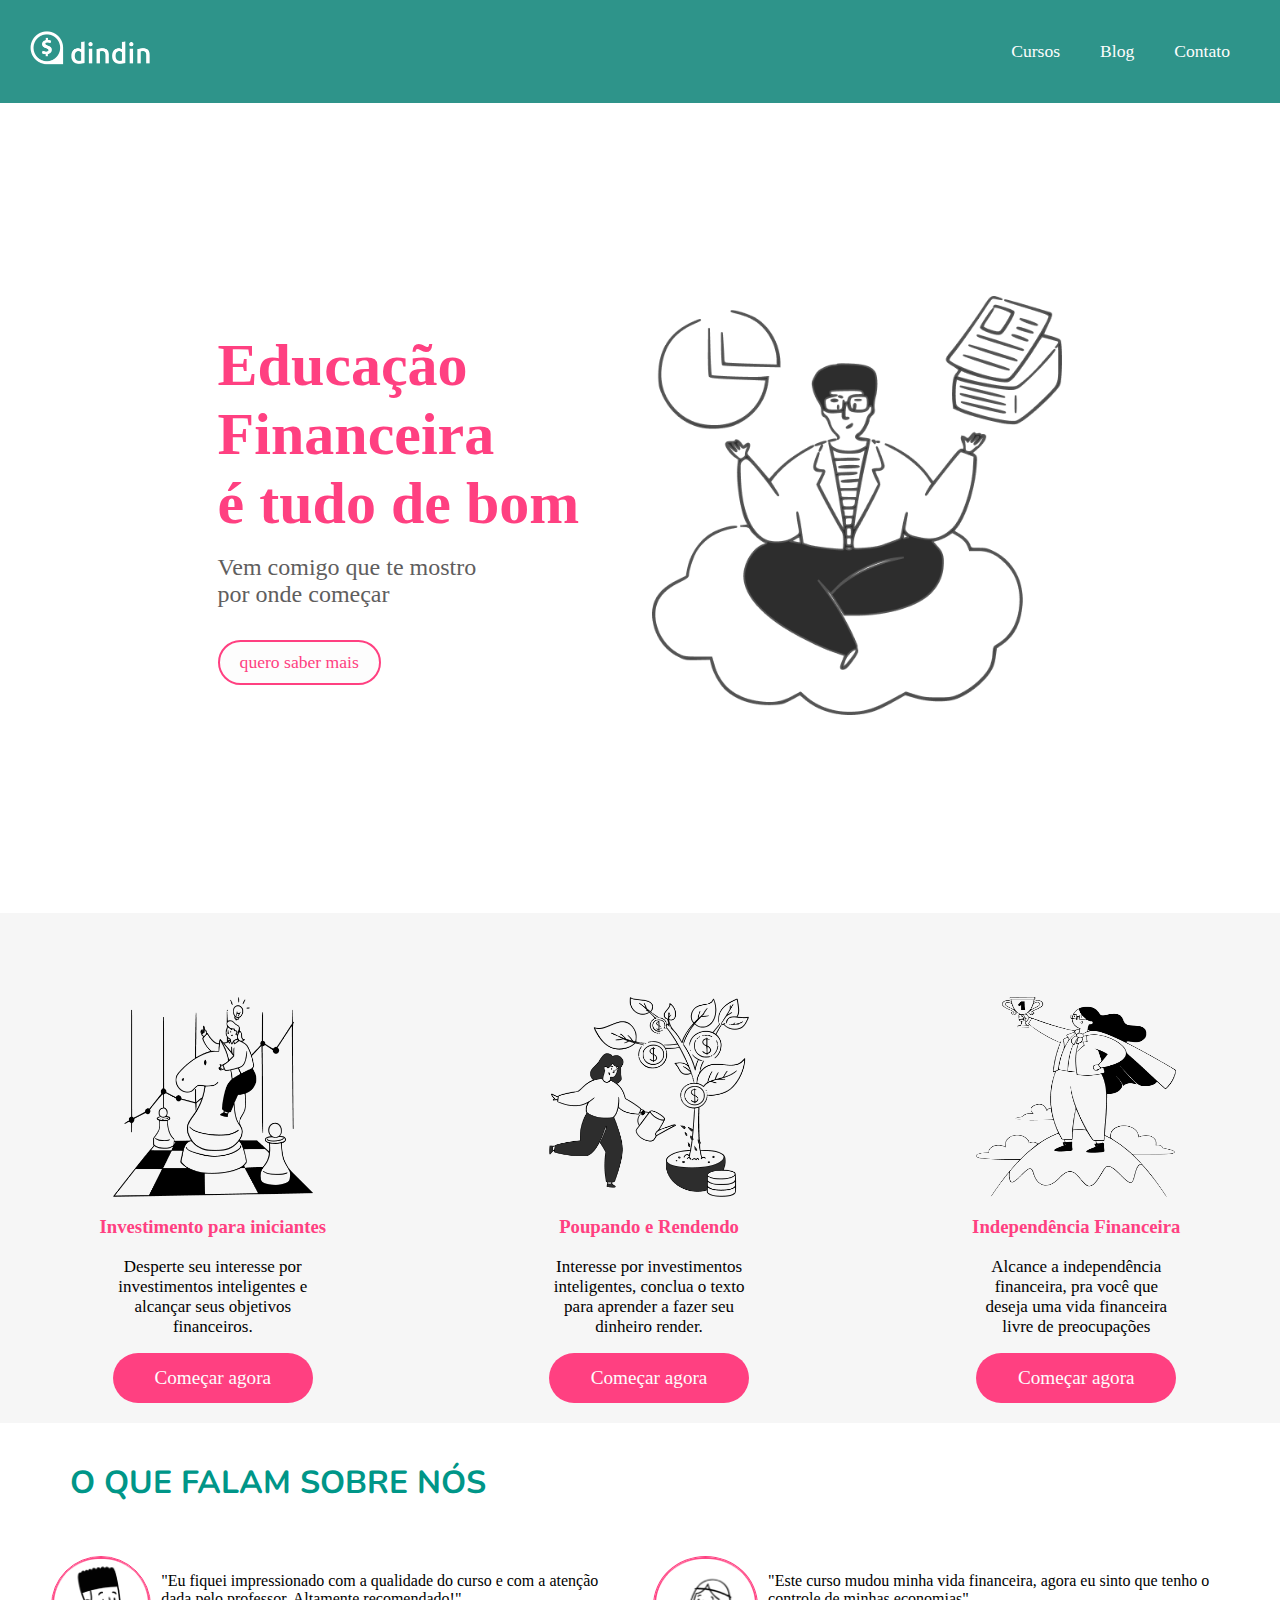
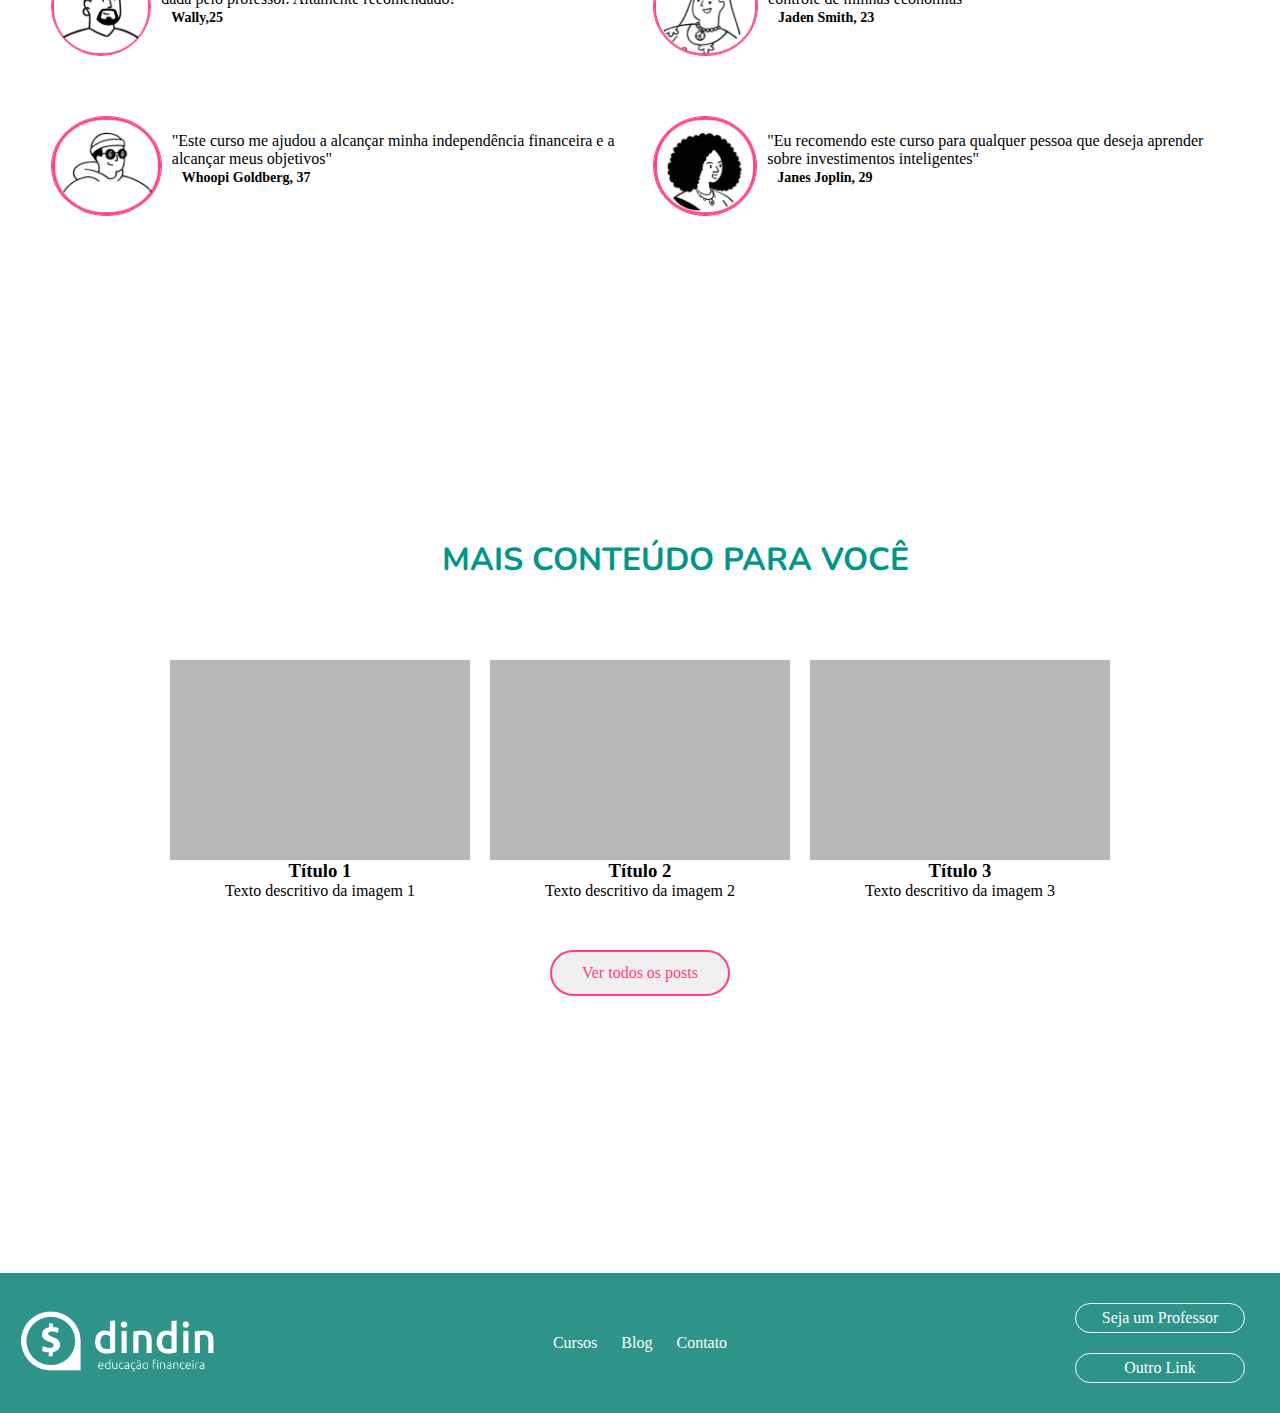
<file: index.html>
<!DOCTYPE html>
<html lang="en">
<head>
    <meta charset="UTF-8">
    <meta http-equiv="X-UA-Compatible" content="IE=edge">
    <meta name="viewport" content="width=device-width, initial-scale=1.0">
    <link rel="stylesheet" href="./style/style.css">
    <title>Dindin</title>
</head>
<body>
    <header>
        <a href="./index.html"><img src="./img/logo-header.png" alt="" class="logo"></a>
        <ul class="navbar">
            <li><a href="./view/cursos.html">Cursos</a></li>
            <li><a href="./view/maisconteudo.html">Blog</a></li>
            <li><a href="./view/contato.html">Contato</a></li>
        </ul>
    </header>

    <!--Home-->
    <section class="home" id="home">
        <div class="home-text">
            <h1>Educação Financeira 
                <br> é tudo de bom</h1>
            <p>Vem comigo que te mostro 
                <br> por onde começar</p>
            <a href="./view/cursos.html" class="home-btn">quero saber mais</a>
        </div>
        <div class="home-img">
            <img src="./img/ilustra-banner.png" alt="">
        </div>
    </section>
    <!--Cursos-->
    <div class="card-cursos">
        <div class="card">
            <img src="./img/ilustra-poupando.png" alt="Imagem do card 1">
            <h3>Investimento para iniciantes</h3>
            <p>Desperte seu interesse por investimentos inteligentes e alcançar seus objetivos financeiros.</p>
            <button>Começar agora</button>
        </div>
        <div class="card">
            <img src="./img/ilustra-investimento.png" alt="Imagem do card 2">
            <h3>Poupando e Rendendo</h3>
            <p>Interesse por investimentos inteligentes, conclua o texto para aprender a fazer seu dinheiro render.</p>
            <button>Começar agora</button>
        </div>
        <div class="card">
            <img src="./img/ilustra-independencia.png" alt="Imagem do card 3" class="img3">
            <h3>Independência Financeira</h3>
            <p>Alcance a independência financeira, pra você que deseja uma vida financeira livre de preocupações</p>
            <button>Começar agora</button>
        </div>
    </div>
    <div class="about" id="about">
        <h2>O QUE FALAM SOBRE NÓS</h2>
        <div class="testimonial-cards">
            <div class="card-about card-1">
                <img class= "round-image" src="./img/icon-jaden.png" alt="Testimonial 1">
                <p class="testimonial-text">"Eu fiquei impressionado com a qualidade do curso e com a atenção dada pelo professor. Altamente recomendado!"<br><span>Wally,25</span></p>
            </div>
            <div class="card-about card-2">
                <img class="round-image" src="./img/icon-jane.png" alt="Testimonial 2">
                <p class="testimonial-text">"Este curso mudou minha vida financeira, agora eu sinto que tenho o controle de minhas economias"<br><span>Jaden Smith, 23</span> </p>
                </div>
            <div class="card-about card-3">
                <img class="round-image" src="./img/icon-wally.png" alt="Testimonial 3">
                <p class="testimonial-text">"Este curso me ajudou a alcançar minha independência financeira e a alcançar meus objetivos"<br><span>Whoopi Goldberg, 37</span></p>
                </div>
            <div class="card-about card-4">
                <img class="round-image" src="./img/icon-whoopi.png" alt="Testimonial 4">
                <p class="testimonial-text">"Eu recomendo este curso para qualquer pessoa que deseja aprender sobre investimentos inteligentes"<br><span>Janes Joplin, 29</span></p>
                </div>
        </div>
    </div>
    <section id="blog" class="container">
        <h2>MAIS CONTEÚDO PARA VOCÊ</h2>
        <div class="card-container">
        <div class="card-blog">
            <div class="blog-img"></div>
            <h3>Título 1</h3>
            <p>Texto descritivo da imagem 1</p>
        </div>
        <div class="card-blog">
            <div class="blog-img"></div>
            <h3>Título 2</h3>
            <p>Texto descritivo da imagem 2</p>
        </div>
        <div class="card-blog">
            <div class="blog-img"></div>
            <h3>Título 3</h3>
            <p>Texto descritivo da imagem 3</p>
        </div>
        </div>
    
        <button>Ver todos os posts</button>
    </section>
    <footer>
        <div class="footer-container">
        <div class="footer-left">
            <img src="./img/logo-footer.png" alt="Logo">
        </div>
        <div class="footer-center">
            <a href="./view/cursos.html">Cursos</a>
            <a href="./view/maisconteudo.html">Blog</a>
            <a href="./view/contato.html">Contato</a>
        </div>
        <div class="footer-right">
            <a href="./view/post.html">Seja um Professor</a>
            <a href="./view/post.html">Outro Link</a>
        </div>
        </div>
    </footer>
</body>
</html>
</file>
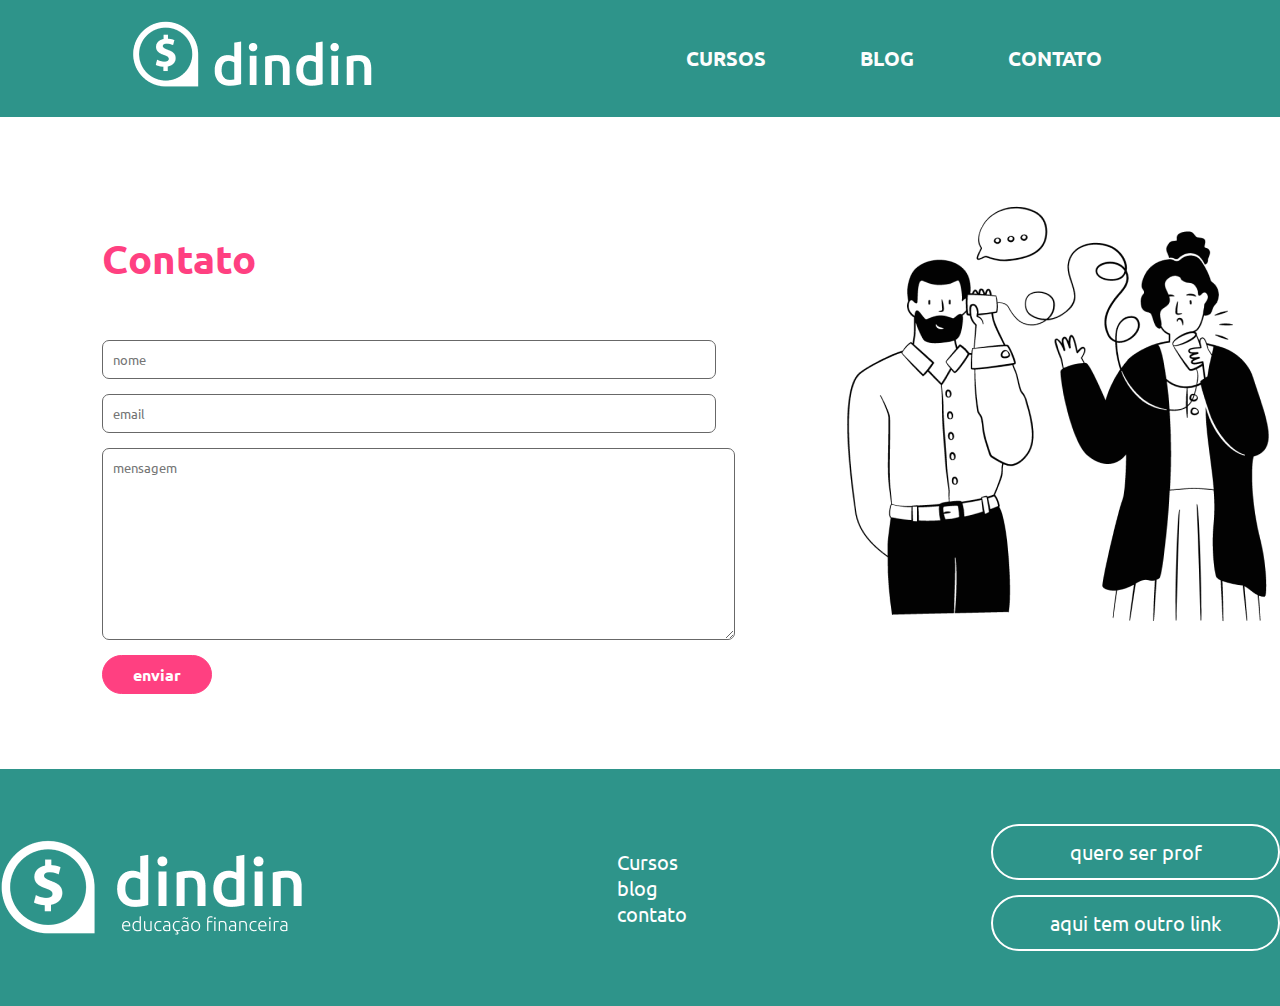
<file: view/contato.html>
<!DOCTYPE html>
<html lang="en">

<head>
  <meta charset="UTF-8">
  <meta http-equiv="X-UA-Compatible" content="IE=edge">
  <meta name="viewport" content="width=device-width, initial-scale=1.0">
  <link rel="stylesheet" href="../style/contato.css">
  <link rel="stylesheet" href="../style/headerfooter.css">
  <title>dindin</title>
</head>

<body>
  <header>
    <div id="container-logo">
      <a href="../index.html"> <img src="../img/logo-header.png" alt="logo"> </a>

      <nav id="navbar">
        <ul>
          <li> <a href="../view/cursos.html"> CURSOS </a></li>
          <li> <a href="../view/maisconteudo.html"> BLOG</a> </li>
          <li> <a href="../view/contato.html"> CONTATO</a> </li>
        </ul>

      </nav>
    </div>

  </header>

  <main>
    <section class="contatos">
      <form>
        <h2 id="contato">Contato</h2>
        <input class="dados" type="text" placeholder="nome">
        <input class="dados" type="email" placeholder="email">
        <textarea name="mensagem" id="mensagem" cols="30" rows="10" placeholder="mensagem"></textarea>

        <button id="botao">enviar</button>

      </form>
      <div>
        <img src="../img/ilustra-contato.png" id="foto">
      </div>
    </section>
  </main>

  <footer>
    <div class="rodape">
      <img src="../img/logo-footer.png" alt="logo-footer">
      <nav id="navbarfooter">
        <ul>
          <li> <a href="../view/cursos.html">Cursos </a></li>
          <li> <a href="../view/maisconteudo.html"> blog</a> </li>
          <li> <a href="../view/contato.html"> contato</a> </li>
        </ul>
      </nav>
      <div id="rodapes">
        <p> <a href="../view/post.html"> quero ser prof</a> </p>
        <p> <a href="../view/post.html"> aqui tem outro link</a> </p>
      </div>
    </div>
  </footer>
</body>

</html>
</file>
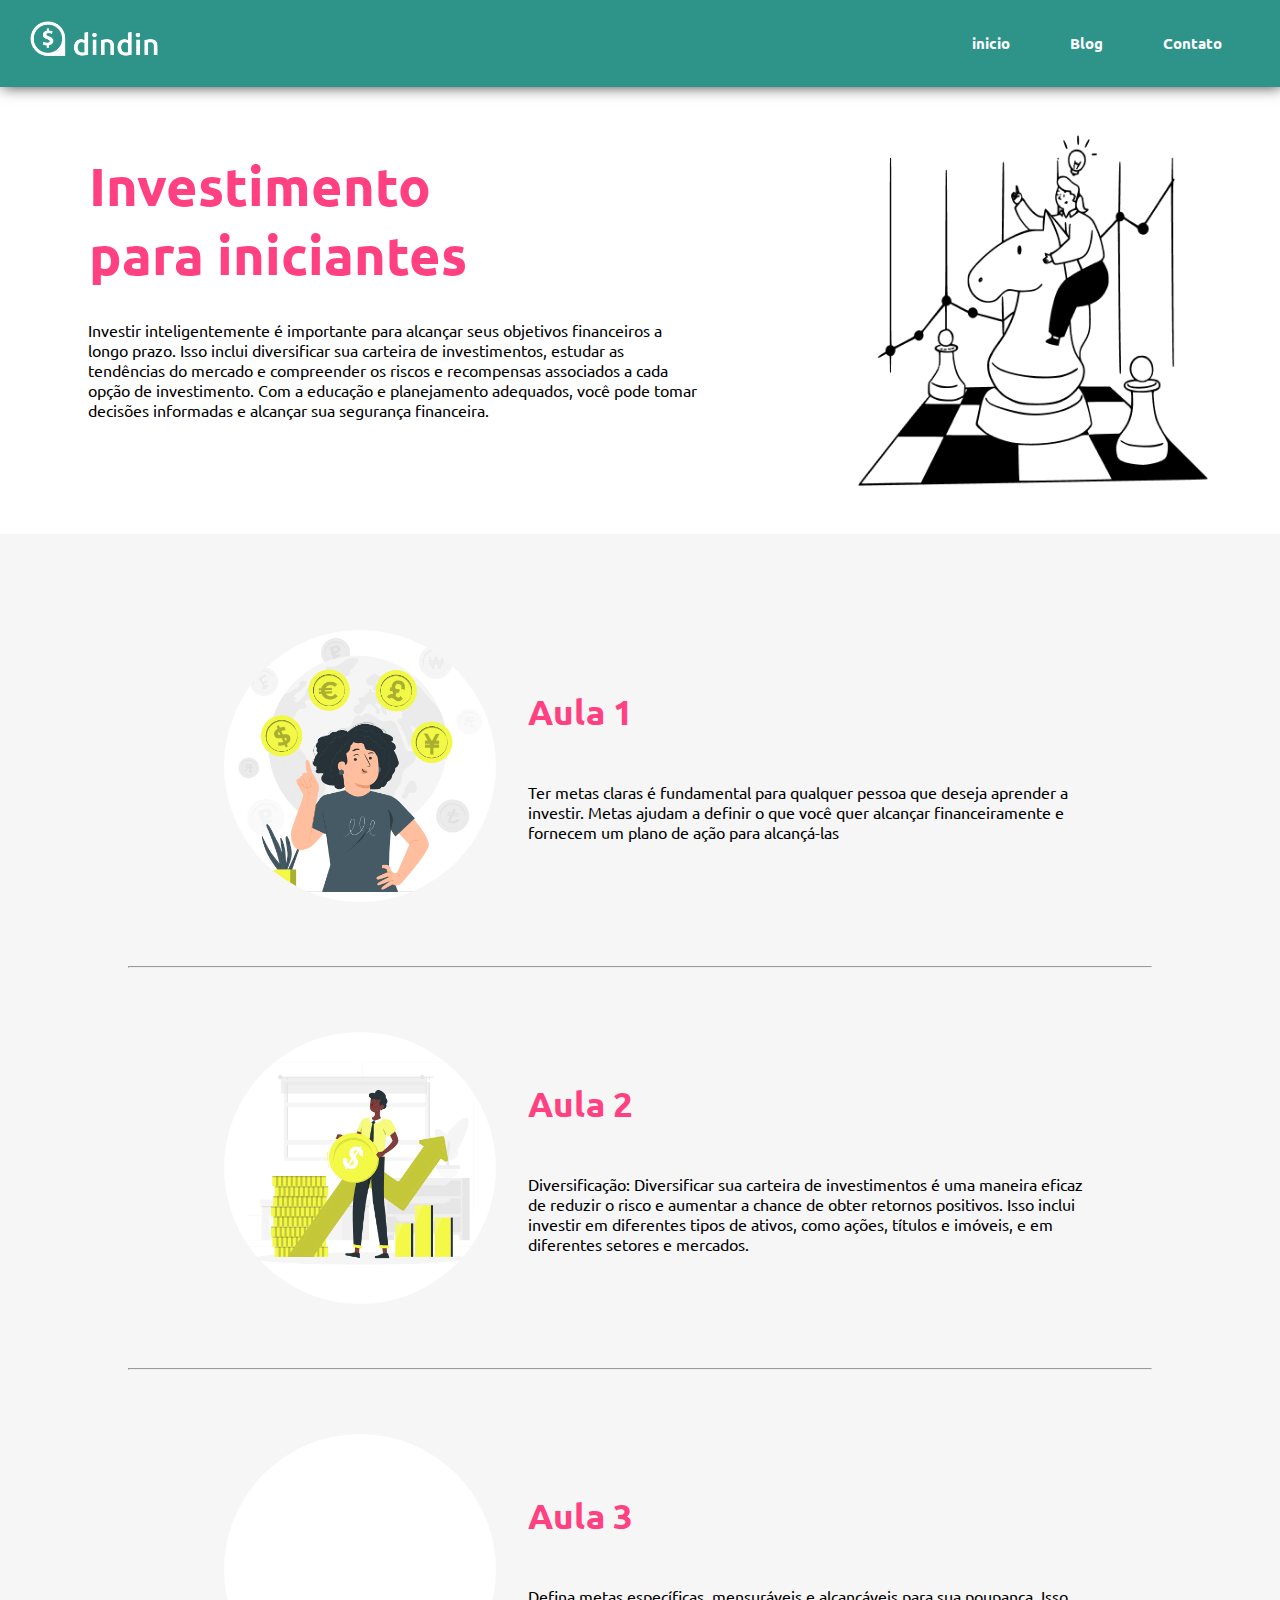
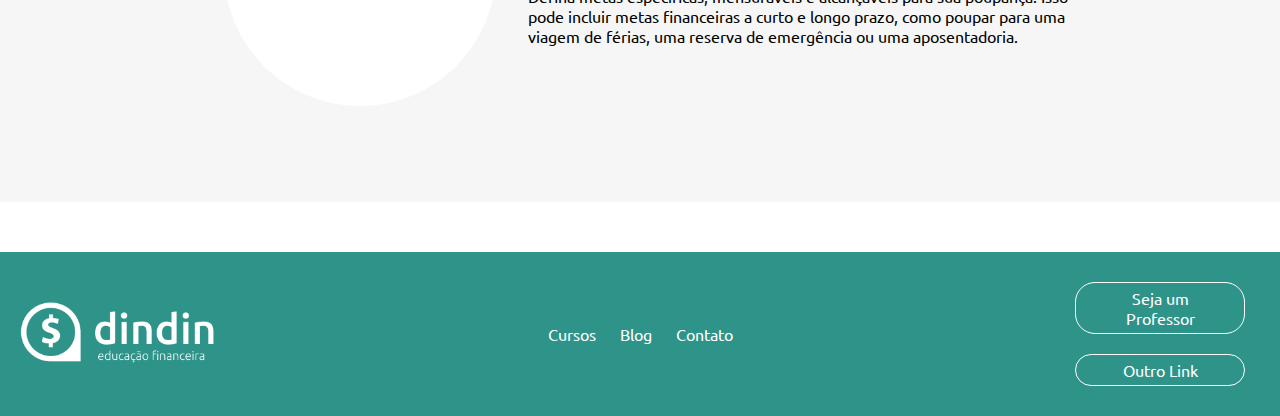
<file: view/curso.html>
<!DOCTYPE html>
<html lang="en">

<head>
    <meta charset="UTF-8">
    <meta http-equiv="X-UA-Compatible" content="IE=edge">
    <meta name="viewport" content="width=device-width, initial-scale=1.0">
    <link rel="stylesheet" href="../style/curso.css">
    <title>Curso</title>
</head>

<body>
    <header>
        <nav class="navbar">
            <a href="../index.html" class="logo"><img src="../img/logo-header.png"
                    alt="Logo da empresa Dindin com um $"></a>
            <ul class="nav-links">
                <li class="nav-itens"><a href="../index.html">inicio</a></li>
                <li class="nav-itens"><a href="./maisconteudo.html">Blog</a></li>
                <li class="nav-itens"><a href="./contato.html">Contato</a></li>
            </ul>
        </nav>
    </header>

    <section class="container-curso">
        <div class="intro-texto">
            <h2>Investimento
                <br>para iniciantes
            </h2>
            <p>Investir inteligentemente é importante para alcançar seus objetivos financeiros a longo prazo. Isso
                inclui diversificar sua carteira de investimentos, estudar as tendências do mercado e compreender os
                riscos e recompensas associados a cada opção de investimento. Com a educação e planejamento adequados,
                você pode tomar decisões informadas e alcançar sua segurança financeira.
            </p>
        </div>
        <div class="intro-logo">
            <img src="../img/ilustra-poupando.png" alt=" logo">
        </div>

    </section>

    <section class="aulas">

        <div class="aulas-item">
            <img src="../img/Currency.gif" alt="aula 1">


            <div class="aulas-texto">
                <h2>Aula 1</h2>
                <p>
                    Ter metas claras é fundamental para qualquer pessoa que deseja aprender a investir. Metas ajudam a
                    definir o que você quer alcançar financeiramente e fornecem um plano de ação para alcançá-las
                </p>
            </div>
        </div>

        <hr>

        <div class="aulas-item">
            <img src="../img/Finance.gif" alt="aula 2">


            <div class="aulas-texto">
                <h2>Aula 2</h2>
                <p>
                    Diversificação: Diversificar sua carteira de investimentos é uma maneira eficaz de reduzir o risco e
                    aumentar a chance de obter retornos positivos. Isso inclui investir em diferentes tipos de ativos,
                    como ações, títulos e imóveis, e em diferentes setores e mercados.
                </p>
            </div>
        </div>

        <hr>

        <div class="aulas-item">
            <img src="../img/Shared goals.gif" alt="aula 3">


            <div class="aulas-texto">
                <h2>Aula 3</h2>
                <p>
                    Defina metas específicas, mensuráveis e alcançáveis para sua poupança. Isso pode incluir metas
                    financeiras a curto e longo prazo, como poupar para uma viagem de férias, uma reserva de emergência
                    ou uma aposentadoria.
                </p>
            </div>
        </div>

    </section>
    </main>
    <footer>
        <div class="footer-container">
            <div class="footer-left">
                <img src="../img/logo-footer.png" alt="Logo">
            </div>
            <div class="footer-center">
                <a href="./cursos.html">Cursos</a>
        <a href="./maisconteudo.html">Blog</a>
                <a href="./contato.html">Contato</a>
            </div>
            <div class="footer-right">
                <a href="./post.html">Seja um Professor</a>
                <a href="./post.html">Outro Link</a>
            </div>
        </div>
    </footer>
</body>

</html>
</file>
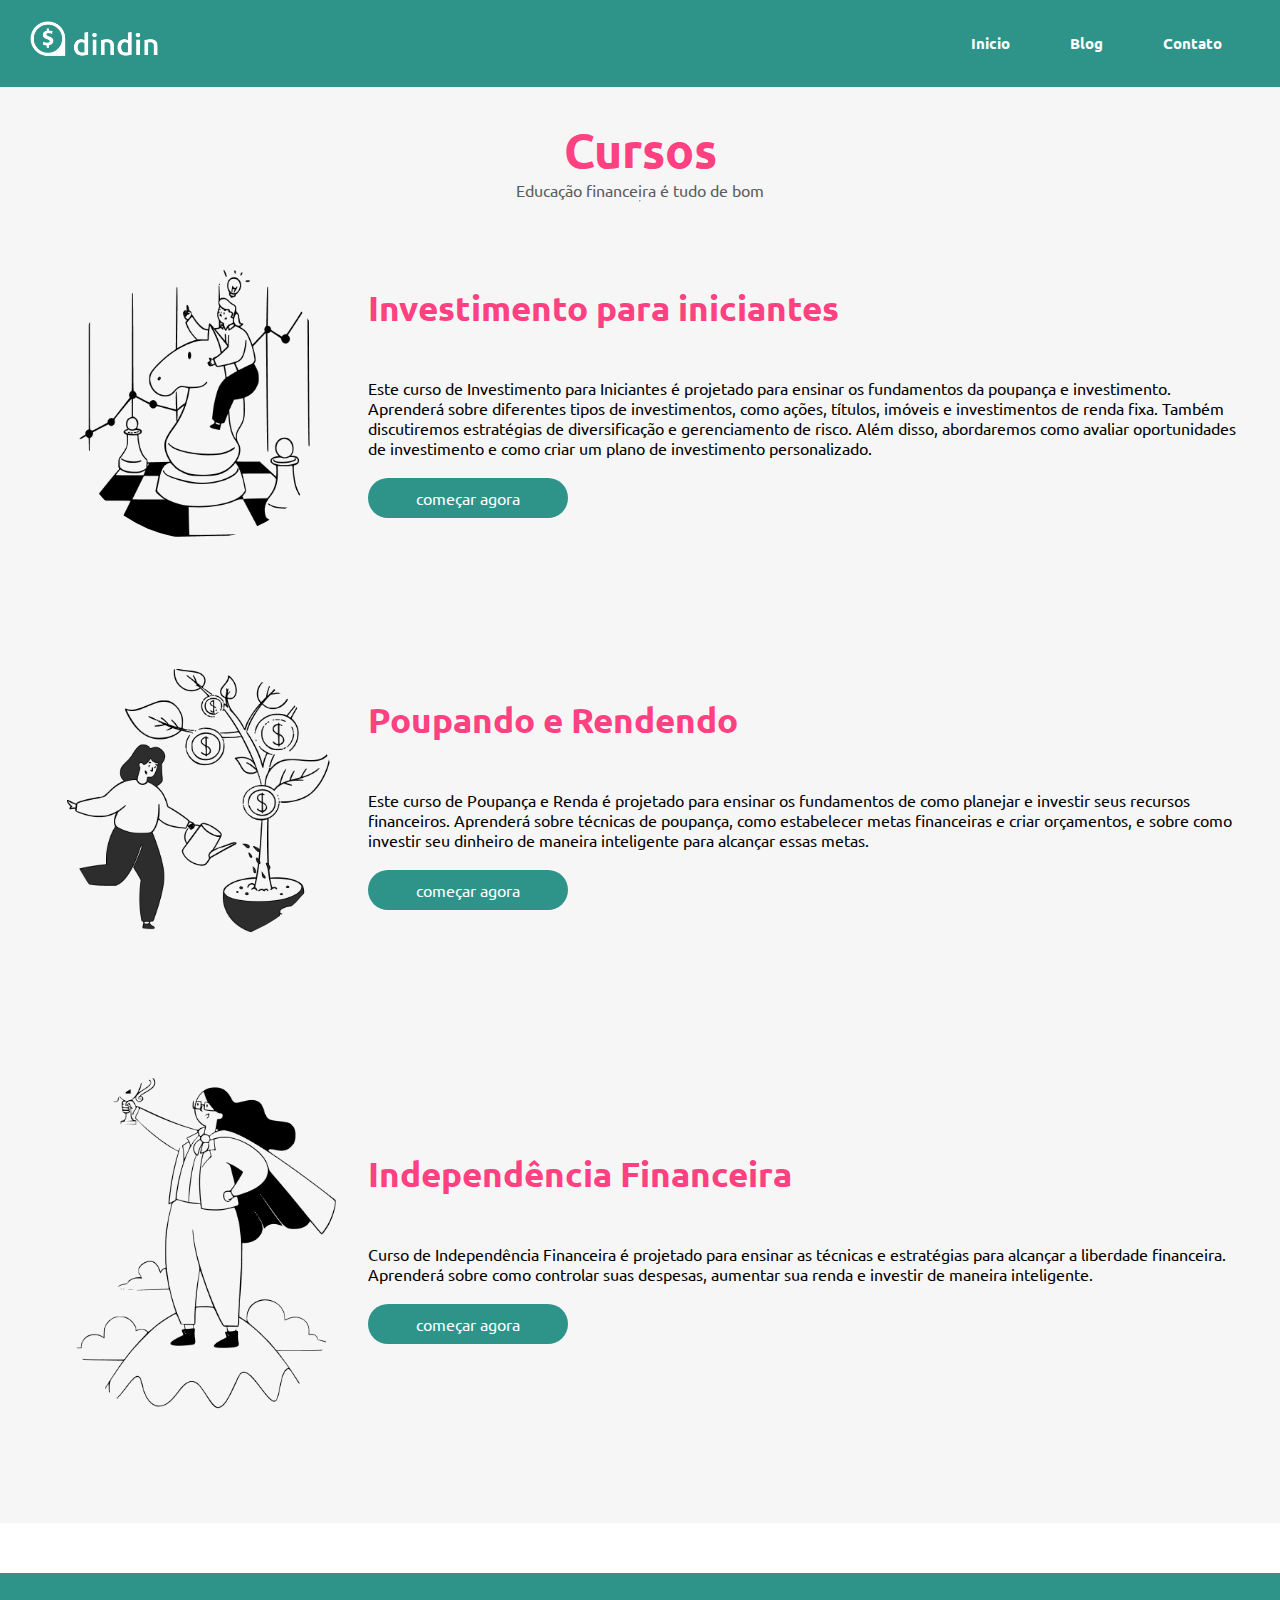
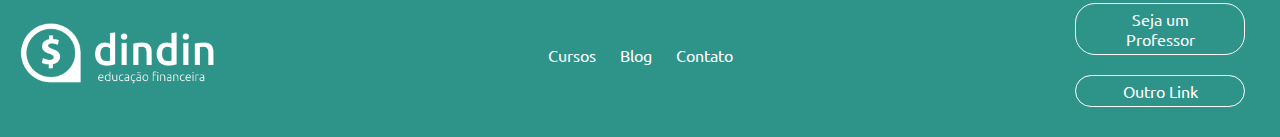
<file: view/cursos.html>
<!DOCTYPE html>
<html lang="pt-BR">

<head>
    <meta charset="UTF-8">
    <meta http-equiv="X-UA-Compatible" content="IE=edge">
    <meta name="viewport" content="width=device-width, initial-scale=1.0">
    <link rel="stylesheet" href="../style/cursos.css">
    <title>Cursos</title>
</head>

<body>
    <header>
        <nav class="navbar">
            <a href="./index.html" class="logo"><img src="../img/logo-header.png"
                    alt="Logo da empresa Dindin com um $"></a>
            <ul class="nav-links">
                <li class="nav-itens"><a href="../index.html">Inicio</a></li>
                <li class="nav-itens"><a href="./maisconteudo.html">Blog</a></li>
                <li class="nav-itens"><a href="./contato.html">Contato</a></li>
            </ul>
        </nav>
    </header>

    <section class="aulas">
        <div class="container-text">
            <h2>Cursos</h2>
            <p>Educação financeira é tudo de bom</p>
        </div>
        <hr>
        <div class="aulas-item">
            <img src="../img/ilustra-poupando.png" alt="aula 1">
            <div class="aulas-texto">
                <h2>Investimento para iniciantes</h2>
                <p>
                    Este curso de Investimento para Iniciantes é projetado para ensinar os fundamentos da poupança e
                    investimento. Aprenderá sobre diferentes tipos de investimentos, como ações, títulos, imóveis e
                    investimentos de renda fixa.
                    Também discutiremos estratégias de diversificação e gerenciamento de risco. Além disso, abordaremos
                    como avaliar oportunidades de investimento e como criar um plano de investimento personalizado.
                </p>
                <div class="btn-aula">
                    <a href="./curso.html">começar agora</a>
                </div>
            </div>
        </div>

        <div class="aulas-item">
            <img src="../img/ilustra-investimento.png" alt="aula 1">
            <div class="aulas-texto">
                <h2>Poupando e Rendendo</h2>
                <p>
                    Este curso de Poupança e Renda é projetado para ensinar os fundamentos de como planejar e investir
                    seus recursos financeiros. Aprenderá sobre técnicas de poupança, como estabelecer metas financeiras
                    e criar orçamentos, e sobre como investir seu dinheiro de maneira inteligente para alcançar essas
                    metas.
                </p>
                <div class="btn-aula">
                    <a href="./curso.html">começar agora</a>
                </div>
            </div>
        </div>

        <div class="aulas-item">
            <img src="../img/ilustra-independencia.png" alt="aula 1">
            <div class="aulas-texto">
                <h2>Independência Financeira</h2>
                <p>
                    Curso de Independência Financeira é projetado para ensinar as técnicas e estratégias para alcançar a
                    liberdade financeira. Aprenderá sobre como controlar suas despesas, aumentar sua renda e investir de
                    maneira inteligente.
                </p>
                <div class="btn-aula">
                    <a href="./curso.html">começar agora</a>
                </div>
            </div>

        </div>

    </section>


    <footer>
        <div class="footer-container">
            <div class="footer-left">
                <img src="../img/logo-footer.png" alt="Logo">
            </div>
            <div class="footer-center">
                <a href="./cursos.html">Cursos</a>
                <a href="./maisconteudo.html">Blog</a>
                <a href="./contato.html">Contato</a>
            </div>
            <div class="footer-right">
                <a href="./post.html">Seja um Professor</a>
                <a href="./post.html">Outro Link</a>
            </div>
        </div>
    </footer>
</body>

</html>
</file>
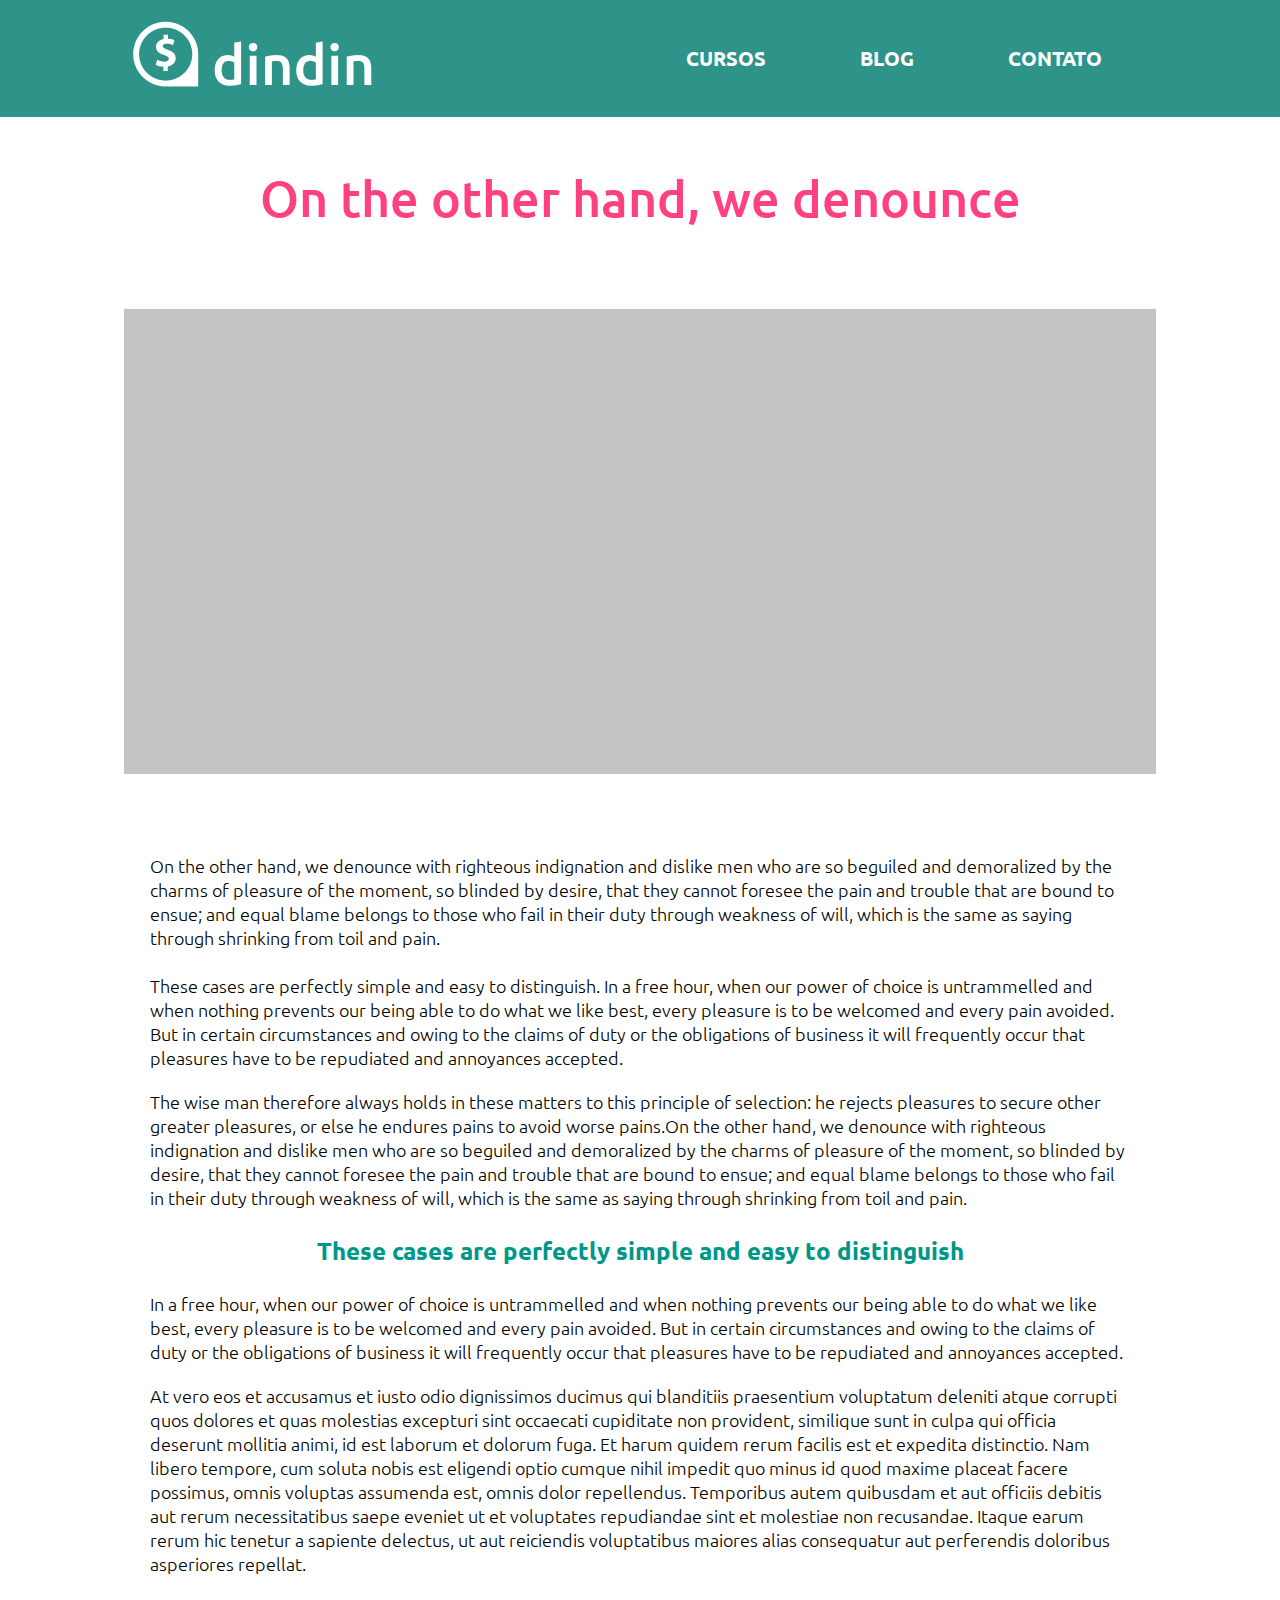
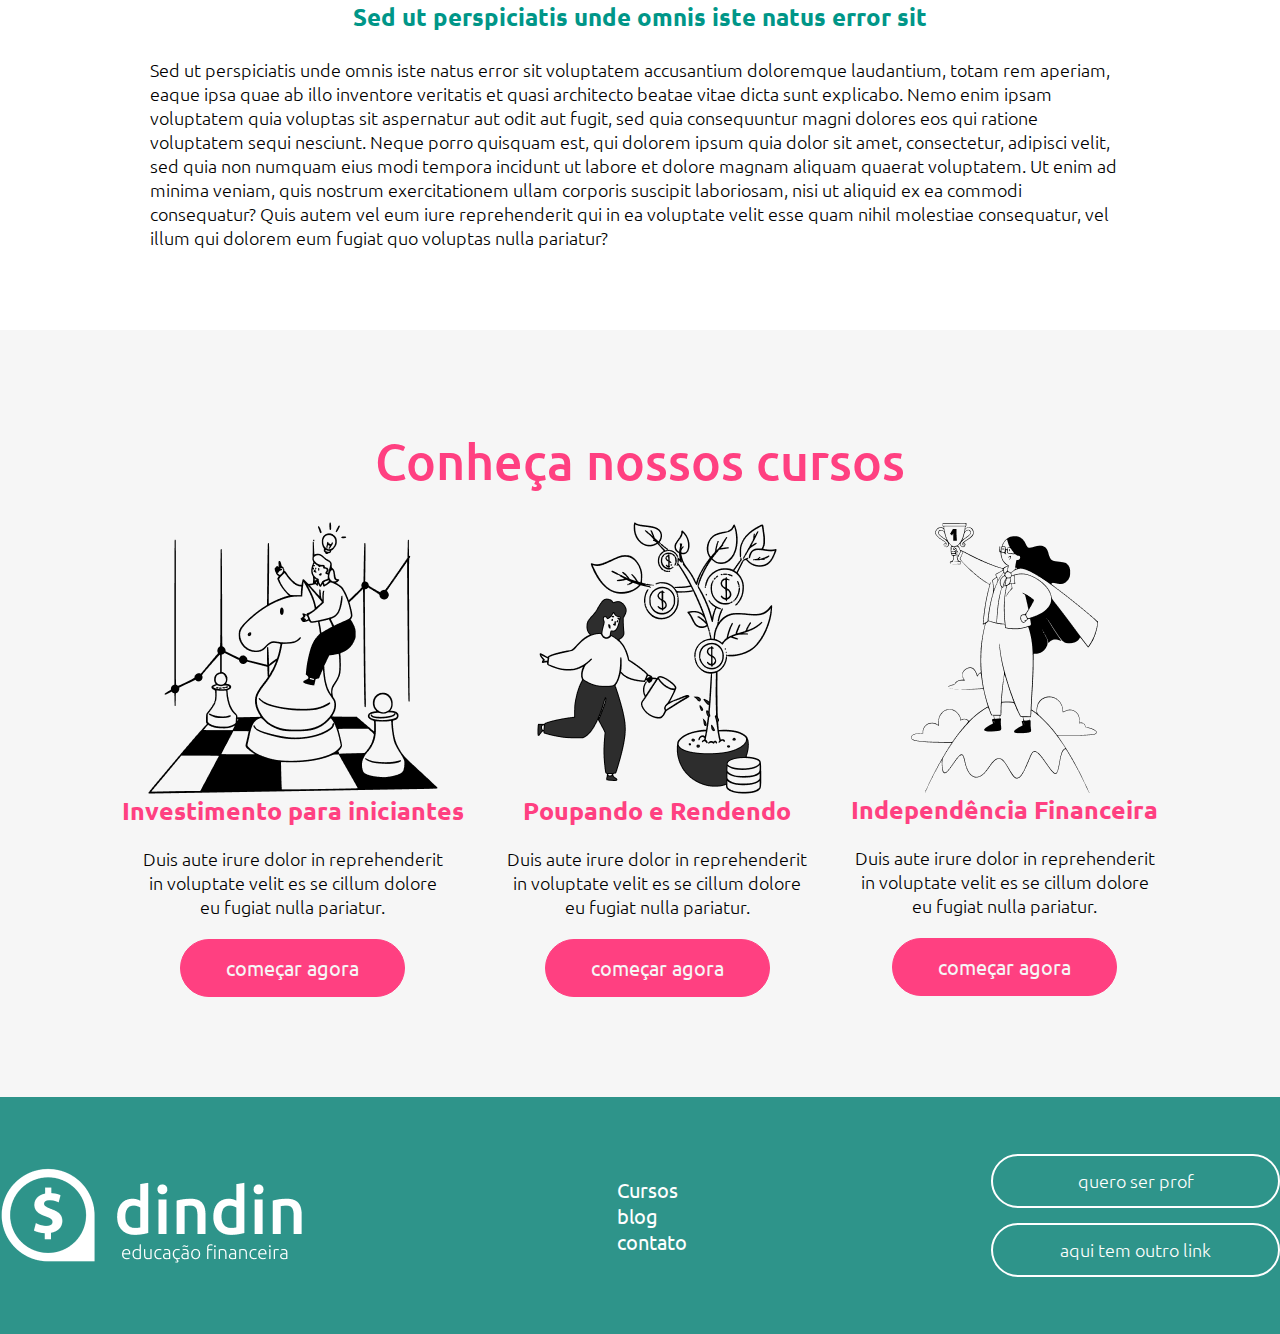
<file: view/post.html>
<!DOCTYPE html>
<html lang="en">

<head>
  <meta charset="UTF-8">
  <meta http-equiv="X-UA-Compatible" content="IE=edge">
  <meta name="viewport" content="width=device-width, initial-scale=1.0">
  <link rel="stylesheet" href="../style/headerfooter.css">
  <link rel="stylesheet" href="../style/post.css">
  <title>dindin</title>
</head>

<body>
  <header>
    <div id="container-logo">
      <a href="../index.html"> <img src="../img/logo-header.png" alt="logo"> </a>

      <nav id="navbar">
        <ul>
          <li> <a href="../view/cursos.html"> CURSOS </a></li>
          <li> <a href="../view/maisconteudo.html"> BLOG</a> </li>
          <li> <a href="../view/contato.html"> CONTATO</a> </li>
        </ul>

      </nav>
    </div>

  </header>
  <main>
    <h1>
      On the other hand, we denounce
    </h1>
    <div class="cinza"> <img src="../img/foto post.png"></div>
    <section class="post">
      <article>
        <p>
          On the other hand, we denounce with righteous indignation and dislike men who are so beguiled and demoralized
          by the charms of pleasure of the moment, so blinded by desire, that they cannot foresee the pain and trouble
          that are bound to ensue; and equal blame belongs to those who fail in their duty through weakness of will,
          which is the same as saying through shrinking from toil and pain.
        <p> <br>
        <p> These cases are perfectly simple and easy to distinguish. In a free hour, when our power of choice is
          untrammelled and when nothing prevents our being able to do what we like best, every pleasure is to be
          welcomed and every pain avoided. But in certain circumstances and owing to the claims of duty or the
          obligations of business it will frequently occur that pleasures have to be repudiated and annoyances accepted.
        </p> <br>
        <p> The wise man therefore always holds in these matters to this principle of selection: he rejects pleasures to
          secure other greater pleasures, or else he endures pains to avoid worse pains.On the other hand, we denounce
          with righteous indignation and dislike men who are so beguiled and demoralized by the charms of pleasure of
          the moment, so blinded by desire, that they cannot foresee the pain and trouble that are bound to ensue; and
          equal blame belongs to those who fail in their duty through weakness of will, which is the same as saying
          through shrinking from toil and pain. </p>

        <h2> These cases are perfectly simple and easy to distinguish</h2>
        <p> In a free hour, when our power of choice is untrammelled and when nothing prevents our being able to do what
          we like best, every pleasure is to be welcomed and every pain avoided. But in certain circumstances and owing
          to the claims of duty or the obligations of business it will frequently occur that pleasures have to be
          repudiated and annoyances accepted.</p> <br>
        <p> At vero eos et accusamus et iusto odio dignissimos ducimus qui blanditiis praesentium voluptatum deleniti
          atque corrupti quos dolores et quas molestias excepturi sint occaecati cupiditate non provident, similique
          sunt in culpa qui officia deserunt mollitia animi, id est laborum et dolorum fuga. Et harum quidem rerum
          facilis est et expedita distinctio. Nam libero tempore, cum soluta nobis est eligendi optio cumque nihil
          impedit quo minus id quod maxime placeat facere possimus, omnis voluptas assumenda est, omnis dolor
          repellendus. Temporibus autem quibusdam et aut officiis debitis aut rerum necessitatibus saepe eveniet ut et
          voluptates repudiandae sint et molestiae non recusandae. Itaque earum rerum hic tenetur a sapiente delectus,
          ut aut reiciendis voluptatibus maiores alias consequatur aut perferendis doloribus asperiores repellat.</p>

        <h2> Sed ut perspiciatis unde omnis iste natus error sit</h2>
        <p> Sed ut perspiciatis unde omnis iste natus error sit voluptatem accusantium doloremque laudantium, totam rem
          aperiam, eaque ipsa quae ab illo inventore veritatis et quasi architecto beatae vitae dicta sunt explicabo.
          Nemo enim ipsam voluptatem quia voluptas sit aspernatur aut odit aut fugit, sed quia consequuntur magni
          dolores eos qui ratione voluptatem sequi nesciunt. Neque porro quisquam est, qui dolorem ipsum quia dolor sit
          amet, consectetur, adipisci velit, sed quia non numquam eius modi tempora incidunt ut labore et dolore magnam
          aliquam quaerat voluptatem. Ut enim ad minima veniam, quis nostrum exercitationem ullam corporis suscipit
          laboriosam, nisi ut aliquid ex ea commodi consequatur? Quis autem vel eum iure reprehenderit qui in ea
          voluptate velit esse quam nihil molestiae consequatur, vel illum qui dolorem eum fugiat quo voluptas nulla
          pariatur?
        </p>

      </article>
    </section>
    <section class="container-cursos">

      <h4>Conheça nossos cursos</h4>
      <div class="container-cursos-curso">
        <div class="curso">
          <img src="../img/image 3 (Traced).png" alt="imagem-poupando">
          <h3>Investimento para iniciantes</h3>
          <p>Duis aute irure dolor in reprehenderit in voluptate velit es se cillum dolore eu fugiat nulla pariatur.</p>
          <button class="botao"> <a href="./cursos.html"> começar agora</a> </button>
        </div>
        <div class="curso">
          <img src="../img/image 2 (Traced).png" alt="imagem-investimento">
          <h3>Poupando e Rendendo</h3>
          <p>Duis aute irure dolor in reprehenderit in voluptate velit es se cillum dolore eu fugiat nulla pariatur.</p>
          <button class="botao"> <a href="./cursos.html"> começar agora</a> </button>
        </div>
        <div class="curso">
          <img src="../img/image 4 (Traced).png" alt="imagem-independencia">
          <h3>Independência Financeira</h3>
          <p>Duis aute irure dolor in reprehenderit in voluptate velit es se cillum dolore eu fugiat nulla pariatur.</p>
          <button class="botao"> <a href="./cursos.html"> começar agora</a> </button>
        </div>
      </div>
    </section>


  </main>

  <footer>
    <div class="rodape">
      <img src="../img/logo-footer.png" alt="logo-footer">
      <nav id="navbarfooter">
        <ul>
          <li> <a href="../view/cursos.html">Cursos </a></li>
          <li> <a href="../view/maisconteudo.html"> blog</a> </li>
          <li> <a href="../view/contato.html"> contato</a> </li>
        </ul>
      </nav>
      <div id="rodapes">
        <p> <a href="../view/post.html"> quero ser prof</a> </p>
        <p> <a href="../view/post.html"> aqui tem outro link</a> </p>
      </div>
    </div>
  </footer>

</body>

</html>
</file>
<file: style/style.css>
@import url('https://fonts.googleapis.com/css2?family=Ubuntu:wght@400;700&display=swap');
@import url('https://fonts.googleapis.com/css2?family=Nunito:wght@700&display=swap');
*{
    margin: 0;
    padding: 0;
    box-sizing: border-box;
    list-style: none;
    text-decoration: none;
    font-family: var(--main-font);
}
:root{
    --main-font: font-family: 'Ubuntu', sans-serif;
    --color-header: #2E948A;
    --color-nav: #FDFDFD;
    --color-bg: #fff;
    --color-text: #FF4081;
    --color-bg-cursos: #F6F6F6;
    --color-title-about: #009688;
}
body{
    background: var(--color-bg);
}
header{
    width: 100%;
    display: flex;
    align-items: center;
    justify-content: space-between;
    padding: 30px 30px;
    background: var(--color-header);
}
.navbar{
    display: flex;
}
.navbar a{
    color: var(--color-nav);
    font-size: 1.1rem;
    padding: 10px 20px;
    font-weight: 500;
}
.navbar a:hover{
    text-shadow: 1px 4px 8px rgba(253,253,253,0.76);
    transition: 4s;
}
.logo{
    width: 50%;
}
section{
    padding: 70px 17%;
}
.home{
    width: 100%;
    min-height: 90vh;
    display: grid;
    grid-template-columns: repeat(2,1fr);
    grid-gap: 1.5rem;
    align-items: center;
}
.home-img img{
    max-width: 100%;
    width: 600px;
    height: auto;
}
.home-text h1{
    text-align: left;
    font-size: 60px;
    color: var(--color-text);
}
.home-text p{
    font-size: 24px;
    color: rgb(95, 94, 94);
    margin: 1rem 0 2rem;
}
.home-btn{
    text-decoration: none;
    font-size: 1.1rem;
    font-weight: lighter;
    color: var(--color-text);
    display: inline-block;
    border: 2px solid var(--color-text);
    border-radius: 5rem;
    padding: 10px 20px;
    background-color: var(--color-nav);
}
.home-btn:hover{
    background-color: var(--color-text);
    color: var(--color-nav);
    transition: 0.2s;
}
/*CURSOS*/
.card img{
    width: 200px;
    height: 200px;
}
.img3{
    height: 5%;
}
.card-cursos{
    background-color: var(--color-bg-cursos);
    display: grid;
    grid-template-columns: repeat(auto-fit,minmax(200px,auto));
    grid-gap: 1.5rem;
    align-items: center;
}
.card{
    padding: 20px;
    position: relative;
    margin-top: 4rem;
    height: auto;
    display: flex;
    flex-direction: column;
    align-items: center;
    justify-content: center;
}
.card h3{
    color: var(--color-text);
    margin: 1rem 0;
    font-weight: bold;
    line-height: 28px;
}
.card p{
    width: 200px;
    font-size: 17px;
    text-align: center;
    justify-content: center;
    margin-bottom: 1rem;
}
.card button{
    width: 200px;
    background-color: var(--color-text);
    color: var(--color-nav);
    border: none;
    padding: 0.9rem;
    border-radius: 5rem;
    font-size: 1.2rem;
    align-items: center;
    line-height: 22px;
}
.card button:hover{
    background-color: var(--color-bg);
    color: var(--color-text);
    border: 1px solid var(--color-text);
}
/*ABOUT*/
#about {
    text-align: center;
    margin: 50px auto;
    height: 400px;
}
#about h2{
    font-family: 'Nunito', sans-serif;
    text-align: left;
    margin-left: 70px;
    color: var(--color-title-about);
    font-size: 32px;
    line-height: 20px;
    font-weight: bold;
}

.testimonial-cards {
    height: 80%;
    margin-top: 50px;
    display: flex;
    flex-wrap: wrap;
    justify-content: center;
}

.card-about{
    display: flex;
    flex-direction: row;
    width: 45%;
    margin: 1%;
    text-align: center;
}
.card-about span{
    color: #000;
    font-weight: bold;
    margin-left: 10px;
    font-size: 14px;
}
.round-image {
    width: 150px;
    max-width: 150px;
    max-height: 100px;
    border-radius: 50%;
    border: 1px solid var(--color-text);
}

.testimonial-text {
    text-align: left;
    justify-content: left;
    align-items: flex-start;
    margin-top: 1%;
    padding: 10px;
}
/*BLOG*/
#blog{
    height: 100vh;
    display: flex;
    flex-direction: column;
    justify-content: center;
    align-items: center;
    margin: auto;
    margin-top: 50px;
}
.card-container {
    display: flex;
    justify-content: center;
    align-items: center;
    margin: 0 20px;
    max-width: 90%;
}
#blog h2{
    font-family: 'Nunito', sans-serif;
    text-align: left;
    margin-left: 70px;
    margin-bottom: 20px;
    color: var(--color-title-about);
    font-size: 32px;
    line-height: 20px;
    font-weight: bold;
}

.card-blog {
    width: 300px;
    margin: 10px;
    text-align: center;
}
.blog-img{
    width: 300px;
    height: 200px;
    max-width: 300px;
    max-height: 200px;
    background-color: rgb(184, 182, 182);
    margin-top: 60px;
}
#blog button{
    cursor: pointer;
    margin-top: 40px;
    line-height: 30px;
    font-weight: 400;
    font-size: 16px;
    color: var(--color-text);
    border: 2px solid #FF4081;
    border-radius: 62px;
    padding: 6px;
    width: 180px;
}
#blog button:hover{
    background-color: var(--color-text);
    color: var(--color-bg);
    font-weight: bold   ;
}
/*Footer*/
.footer-container {
    margin-top: 50px;
    background-color: var(--color-header);
    display: flex;
    justify-content: space-between;
    align-items: center;
    padding: 20px;
}

.footer-left img{
    width: 200px;
}

.footer-center {
    width: 50%;
    text-align: center;
}
.footer-center a {
    margin: 0 10px;
    text-decoration: none;
    color: var(--color-bg);
}
.footer-right {
    display: flex;
    flex-direction: column;
    width: 200px; 
}
.footer-right a {
    margin: 10px 15px;
    text-decoration: none;
    color: var(--color-bg);
    border: 1px solid var(--color-bg);
    border-radius: 20px;
    text-align: center;
    padding: 5px 20px;
}

@media (max-width: 960px) {
    .card-container{
        flex-wrap: wrap;
    }
    #blog{
        display: flex;
        flex-direction: column;
        margin-top: 30px;
    }
    #blog h2{
        font-size: 25px;
        justify-content: center;
        text-align: center;
        margin: auto;
    }
    .card-curso{
        display: flex;
        flex-direction: column;
    }
    .card-blog{
        margin-top: 300px;
        display: none;
        margin-bottom: 0px;
    }
}
@media (max-width: 600px){
    body{
        background-color: var(--color-bg-cursos);
    }
    .home img{
        display: none;
    }
    #about{
        max-width: 100%;
        flex-direction: column;
        align-items: center;
        margin-bottom: 40px;
    }
    .card-about{
        flex-direction: column;
    }
    .container{
        max-height: 100vh;
        display: flex;
        flex-direction: column;
    }
    .card-curso{
        grid-template-columns: repeat(2,1fr);
    }
    .about h2{
        align-items: center;
        font-size: 10px;
        flex-wrap: wrap;
        text-align: center;
        margin: auto;
    }
    .footer-left{
        display: none;
    }
    .footer-right a{
        margin: 5px;
    }
    .footer-container{
        padding: 10px;
    }

}

@media (max-width: 517px){
    .round-image{
        display: none;
    }
    html{
        width: 100vw;
    }
    
    .card-about{
        flex-direction: column;
        align-items: center;
    }
    #about h2{
        font-size: 17px;
    }
    
}
</file>
<file: style/contato.css>
@import url("https://fonts.googleapis.com/css2?family=Nunito:ital,wght@0,200;0,300;0,400;0,500;0,600;0,700;0,800;0,900;1,200;1,300;1,400;1,500;1,600;1,700;1,800;1,900&family=Ubuntu:ital,wght@0,300;0,400;0,500;0,700;1,300;1,400;1,700&display=swap");
* {
  font-family: "Ubuntu", sans-serif;
  box-sizing: border-box;
}
main {
  margin-top: 75px;
  margin-bottom: 75px;
}
.contatos {
  display: flex;
  justify-items: center;
  align-content: space-between;
}
#contato {
  font-weight: 700;
  font-size: 40px;
  color: #ff4081;
  margin: 40px 0px;
}
#formulario {
  width: 478px;
}
form {
  display: flex;
  align-items: flex-start;
  flex-direction: column;
  gap: 15px;
  margin: 0 auto;
}
#navbar ul li a {
  text-decoration: none;
  color: #ffff;
}
.dados {
  display: flex;
  border: 1px solid #686868;
  border-radius: 7px;
  padding: 10px;
  padding-right: 400px;
}
#mensagem {
  border: 1px solid #686868;
  border-radius: 7px;
  padding: 10px;
  padding-right: 365px;
}
#botao {
  background: #ff4081;
  border: 1px solid #ff4081;
  border-radius: 50px;
  padding: 8px 30px;
  font-weight: 800;
  font-size: 16px;
  color: #ffff;
}
#botao:hover {
  background: #2e948a;
  transition: all 300ms ease-out;
}
#botao,
select {
  cursor: pointer;
}
#botaozinho {
  display: flex;
  justify-content: flex-start;
}

@media only screen and (max-width: 1040px) {
  #foto {
    display: none;
  }
}
@media only screen and (max-width: 660px) {
  .dados {
    padding: 8x;
    padding-right: 190px;
  }
  #mensagem {
    padding: 8px;
    padding-right: 160px;
  }
}
@media only screen and (max-width: 415px) {
  .dados {
    padding: 8x;
    padding-right: 110px;
  }
  #mensagem {
    padding: 8px;
    padding-right: 80px;
  }
}
</file>
<file: style/headerfooter.css>
@import url("https://fonts.googleapis.com/css2?family=Nunito:ital,wght@0,200;0,300;0,400;0,500;0,600;0,700;0,800;0,900;1,200;1,300;1,400;1,500;1,600;1,700;1,800;1,900&family=Ubuntu:ital,wght@0,300;0,400;0,500;0,700;1,300;1,400;1,700&display=swap");
* {
  padding: 0;
  margin: 0;
  box-sizing: border-box;
  text-decoration: none;
}
.wrapper {
  max-width: 1440px;
}

header {
  background-color: #2e948a;
}

#container-logo {
  display: flex;
  justify-content: space-around;
  align-items: center;
  height: 117px;
  flex-wrap: wrap;
  margin: 0 auto;
}
#navbar ul {
  display: flex;
  align-content: space-between;
  flex-direction: row;
  margin: 0 auto;
}
#navbar ul li {
  list-style: none;
  display: flex;
  align-items: center;
  justify-content: space-between;
  padding: 12px 47px;
  font-family: "Ubuntu", sans-serif;
  font-size: 20px;
  font-weight: 700;
  color: #fdfdfd;
}
#navbar ul li a {
  color: #fdfdfd;
}
footer {
  background-color: #2e948a;
}
.rodape {
  display: flex;
  align-items: center;
  justify-content: space-between;
  font-family: "Ubuntu", sans-serif;
  font-size: 20px;
  font-weight: 400;
  color: #fdfdfd;
  height: 237px;
  margin: 0 auto;
}
.rodape ul li {
  list-style: none;
}
.rodape p {
  display: flex;
  align-items: center;
  justify-content: center;
  flex-direction: column;
  border: 2px solid #ffffff;
  border-radius: 62px;
  padding: 13px 50px;
  width: 289px;
}
#rodapes {
  display: flex;
  flex-direction: column;
  gap: 15px;
}

.rodape a {
  color: #ffffff;
}
@media only screen and (max-width: 1024px) {
  header {
    width: 100%;
  }

  footer {
    width: 100%;
  }
}

@media only screen and (max-width: 660px) {
  .rodape {
    flex-direction: column;
    height: 370px;
    justify-content: space-around;
  }
}
@media only screen and (max-width: 490px) {
  #navbar ul li {
    padding: 12px 15px;
  }
}

@media only screen and (max-width: 440px) {
  footer {
    flex-direction: column;
    height: 100%;
  }
}
</file>
<file: style/curso.css>
@import url('https://fonts.googleapis.com/css2?family=Ubuntu:wght@400;700&display=swap');
@import url('https://fonts.googleapis.com/css2?family=Nunito:wght@700&display=swap');

*{
    margin: 0;
    padding: 0;
    box-sizing: border-box;
    scroll-behavior: smooth;
    scroll-padding-top: 2rem;
    font-family: 'Ubuntu', sans-serif;
    text-decoration: none;
    list-style: none;
}
:root{
    --color-header: #2E948A;
    --color-nav: #FDFDFD;
    --color-bg: #fff;
    --color-text: #FF4081;
    --color-bg-cursos: #F6F6F6;
    --color-title-about: #009688;
}
header{
    background-color: var(--color-header);
    color: var(--color-nav);
    width: 100%;
    box-shadow: 2px 0px 14px 0px rgba(0,0,0,0.75);
}
body{
    background-color: var(--color-bg);
}
/*NAVBAR*/
.navbar{
    display: flex;
    justify-content: space-between;
    align-items: center;
    padding: 20px 30px;
}
.logo{
    font-size: 1.2rem;
    font-weight: 600;
}
.nav-links{
    display: flex;
    align-items: center;
    gap: 1.5rem;
    font-style: normal;
    font-weight: 700;
    font-size: 20px;
    line-height: 23px
}
.nav-links a{
    color: var(--color-nav);
}
.nav-links a:hover{
    border-bottom: 1px solid var(--color-bg);
}
.nav-itens{
    font-size: 0.94rem;
    padding: 4px 8px;
    border-radius: 0.2rem;
    margin-right: 20px;
    
}
.logo img{
    width: 130px;
}
main {
    width: 100%;
    display: flex;
    justify-content: center;
    flex-direction: column;
    align-items: center;
}

.container-curso {
    display: flex;
    justify-content: space-around;
    align-items: flex-start;
    margin: 3rem auto;
}
.intro-texto h2{
    justify-content: left;
}
.intro-texto p{
    margin: 15px;
    align-items: center;
    text-align: left;
}
.intro-texto {
    width: 50%;
    text-align: left;
    justify-content: left;

}
.intro-texto h2 {
    padding: 1rem;
    color: #ff4081;
    font-size: 3.4rem;
    font-weight: 700;
}
.intro-logo {
    display: flex;
    justify-content: center;
    align-self: center;
}
.intro-logo img {
    margin: 0 auto;
    max-width: 350px;
}
.aulas {
    width: 100%;
    background-color: #f6f6f6;
    display: flex;
    flex-direction: column;
    justify-content: center;
    align-items: center;
    padding: 2rem 0;
}
.aulas hr {
    width: 80vw;
}
.aulas-item {
    width: 70vw;
    display: flex;
    justify-content: space-center;
    align-items: center;
    margin: 2rem;
}
.aulas-item img {
    width: 17rem;
    margin: 2rem;
    border-radius: 10rem;
}

.aulas-texto h2 {
    font-size: 2.18rem;
    font-weight: 700;
    color: #ff4081;
    margin-bottom: 3rem;
}
.footer-container {
    margin-top: 50px;
    background-color: var(--color-header);
    display: flex;
    justify-content: space-between;
    align-items: center;
    padding: 20px;
}

.footer-left img{
    width: 200px;
}

.footer-center {
    width: 50%;
    text-align: center;
}
.footer-center a {
    margin: 0 10px;
    text-decoration: none;
    color: var(--color-bg);
}
.footer-right {
    display: flex;
    flex-direction: column;
    width: 200px; 
}
.footer-right a {
    margin: 10px 15px;
    text-decoration: none;
    color: var(--color-bg);
    border: 1px solid var(--color-bg);
    border-radius: 20px;
    text-align: center;
    padding: 5px 20px;

}
.footer-right a:hover{
    color: #82ffc9;
    box-shadow: inset 0 0 10px rgba(180, 243, 216, 0.6), 0 0 9px 3px rgba(27, 253, 156, 0.2);
}
@media (max-width: 700px){
    .container-curso{
        display: flex;
        flex-direction: column-reverse;
        margin: auto auto;
    }
    .intro-texto{
        justify-content: center;
        align-items: center;
        margin: 10px auto;
    }
}
@media (max-width: 600px){
    .intro-texto h2 {
        font-size: 1.5em;
    }
    .aulas-item{
        display: flex;
        flex-direction: column;
    }
    .aulas-item img{
        max-width: 17rem;
    }
    .intro-logo img{
        width: 200px;
    }
}
@media (max-width: 450px){
    .intro-logo img{
        display: none;
    }
    .aulas-item img{
        max-width: 14rem;
        margin: 10px 0;
    }
    .aulas-item{
        margin: 0;
    }
    header{
        width: 100vw;
    }
    .logo{
        display: none;
    }
    .navbar{
        padding: 5px 6px;
    }
}
@media (max-width: 440px){
    .aulas-item img{
        display: none;
    }
    .footer-left{
        display: none;
    }
}
</file>
<file: style/cursos.css>
@import url('https://fonts.googleapis.com/css2?family=Ubuntu:wght@400;700&display=swap');
@import url('https://fonts.googleapis.com/css2?family=Nunito:wght@700&display=swap');

*{
    margin: 0;
    padding: 0;
    box-sizing: border-box;
    font-family: 'Ubuntu', sans-serif;
    text-decoration: none;
    list-style: none;
}
:root{
    --color-header: #2E948A;
    --color-nav: #FDFDFD;
    --color-bg: #fff;
    --color-text: #FF4081;
    --color-bg-cursos: #F6F6F6;
    --color-title-about: #009688;
}
html{
    width: 100%;
}
header{
    background-color: var(--color-header);
    color: var(--color-nav);
    width: 100%;
    box-shadow: 2px 0px 14px 0px rgba(0,0,0,0.75);
}
body{
    background-color: var(--color-bg);
}
/*NAVBAR*/
.navbar{
    display: flex;
    justify-content: space-between;
    align-items: center;
    padding: 20px 30px;
}
.logo{
    font-size: 1.2rem;
    font-weight: 600;
}
.nav-links{
    display: flex;
    align-items: center;
    gap: 1.5rem;
    font-style: normal;
    font-weight: 700;
    font-size: 20px;
    line-height: 23px
}
.nav-links a{
    color: var(--color-nav);
}
.nav-links a:hover{
    border-bottom: 1px solid var(--color-bg);
}
.nav-itens{
    font-size: 0.94rem;
    padding: 4px 8px;
    border-radius: 0.2rem;
    margin-right: 20px;
    
}
.logo img{
    width: 130px;
}

.container-curso {
    display: flex;
    flex-direction: row-reverse;
    justify-content: space-around;
    align-items: flex-start;
    margin: 2rem 0;
}

.intro-texto {
    padding: 2rem 0;
}

.intro-texto h2 {
    color: #ff4081;
    margin: 0 0 2rem 0;
    font-size: 3.4rem;
    font-weight: 700;
}

.intro-logo {
    display: flex;
    justify-content: center;
    align-self: center;
}
.intro-logo img {
    margin: 0 5rem;
    height: 72vh;
}

.aulas {
    position: relative;
    width: 100%;
    background-color: #f6f6f6;
    display: flex;
    flex-direction: column;
    justify-content: center;
    align-items: center;
    padding: 2rem 0;
}

.aulas-item {
    display: flex;
    justify-content: center;
    align-items: center;
    margin: 2rem;
}

.aulas-item img {
    width: 17rem;
    margin: 2rem;
    border-radius: 10rem;
}

.aulas-texto h2 {
    font-size: 2.18rem;
    font-weight: 700;
    color: #ff4081;
    margin-bottom: 3rem;
}
.container-text{
    display: flex;
    flex-direction: column;
    text-align: center;
}
.container-text h2{
    color: var(--color-text);
    font-weight: 700;
    font-size: 3rem;
    justify-content: center;    
}
.container-text p{
    color: rgb(92, 92, 92);
    text-align: center;
}


.btn-aula{
    margin-top: 20px;
    width: 200px;
    padding: 10px 20px;
    background-color: #2E948A;
    color: #fff;
    text-decoration: none;
    text-align: center;
    border-radius: 30px;
}
.btn-aula a{
    text-decoration: none;
    color: #fff;
}

/*Footer*/
.footer-container {
    margin-top: 50px;
    background-color: var(--color-header);
    display: flex;
    justify-content: space-between;
    align-items: center;
    padding: 20px;
}

.footer-left img{
    width: 200px;
}

.footer-center {
    width: 50%;
    text-align: center;
}
.footer-center a {
    margin: 0 10px;
    text-decoration: none;
    color: var(--color-bg);
}
.footer-right {
    display: flex;
    flex-direction: column;
    width: 200px; 
}
.footer-right a {
    margin: 10px 15px;
    text-decoration: none;
    color: var(--color-bg);
    border: 1px solid var(--color-bg);
    border-radius: 20px;
    text-align: center;
    padding: 5px 20px;
}
.divisao{
    color: #2E948A;
    background-color: #2E948A;
    height: 2px;
}

/*RESPONSIVIDADE*/
@media (max-width: 600px){
    .footer-left{
        display: none;
    }
    .footer-right a{
        margin: 5px;
    }
    .footer-container{
        padding: 10px;
    }
    .container-text{
        text-align: center;
        justify-content: center;
        align-items: center;
    }
    .container-text h2{
        text-align: center;
        justify-content: center;
        align-items: center;
    }
}
@media (max-width: 550px){
    .aulas-item{
        display: block;
    }
}
@media (max-width: 446px){
    .aulas-item img{
        width: 200px;
    }
    .aulas-texto{
        width: 200px;
    }
    .logo{
        display: none;
    }
}
</file>
<file: style/post.css>
@import url("https://fonts.googleapis.com/css2?family=Ubuntu:ital,wght@0,300;0,400;0,500;0,700;1,300;1,400;1,700&display=swap");
* {
  box-sizing: border-box;
  text-decoration: none;
  font-family: "Ubuntu", sans-serif;
}
.post {
  display: flex;
  justify-content: center;
}
h1 {
  display: flex;
  align-items: center;
  justify-content: center;
  margin-top: 50px;
  margin-bottom: 50px;
  color: #ff4081;
  font-weight: 500;
  font-size: 50px;
}
.cinza {
  display: flex;
  justify-content: center;
  align-items: center;
  margin-bottom: 80px;
  margin-top: 80px;
}

article {
  display: flex;
  justify-content: center;
  flex-direction: column;
  align-items: center;
  padding: 0px 150px;
  margin-bottom: 80px;
}
h2 {
  color: #009688;
  padding: 25px;
}
p {
  font-weight: 300;
  font-size: 18px;
}
.container-cursos {
  display: flex;
  flex-direction: column;

  justify-content: center;
  flex-wrap: wrap;
  gap: 30px;
  background-color: #f6f6f6;
  padding: 100px;
}
.container-cursos-curso {
  display: flex;
  justify-content: space-around;
  flex-wrap: wrap;
}

.curso {
  display: flex;
  flex-direction: column;
  justify-content: center;
  align-items: center;
}

.curso h3 {
  display: flex;
  text-align: center;
  align-content: center;
  align-items: center;
  margin-bottom: 20px;
  font-family: "Ubuntu", sans-serif;
  font-weight: 700;
  font-size: 25px;
  color: #ff4081;
}
.curso p {
  display: flex;
  align-items: center;
  font-family: "Ubuntu", sans-serif;
  justify-content: center;
  text-align: center;
  margin-bottom: 20px;
  width: 300px;
}

.botao {
  display: flex;
  text-align: center;
  align-content: center;
  background: #ff4081;
  border-radius: 62px;
  border: 1px solid #ff4081;
  padding: 15px 45px;
  font-weight: 400;
  font-family: "Ubuntu", sans-serif;
  font-size: 20px;
  color: #ffffff;
}
.botao a {
  color: #f6f6f6;
}
.container-cursos h4 {
  font-weight: 500;
  font-size: 50px;
  color: #ff4081;
  margin: 0 auto;
}
@media only screen and (max-width: 1024px) {
  .cinza img {
    width: 100%;
  }
}
@media only screen and (max-width: 500px) {
  .curso {
    width: 100%;
    align-items: center;
    padding-top: 25px;
  }

  article {
    padding: 3px 5px;
  }
  h1 {
    width: 100%;
  }
  .curso img {
    width: 100%;
  }
  .curso {
    margin: 0;
  }

  @media only screen and (max-width: 440px) {
  }
  .curso {
    width: 100%;
    align-items: center;
  }
  .container-cursos-curso {
    width: 100%;
  }
}

@media only screen and (max-width: 400px) {
  .curso {
    width: 100%;
    align-items: center;
  }
  .curso img {
    width: 100%;
  }
  .curso p {
    width: 100%;
  }
  .container-cursos {
    align-items: center;
    justify-content: center;
  }
}
</file>
